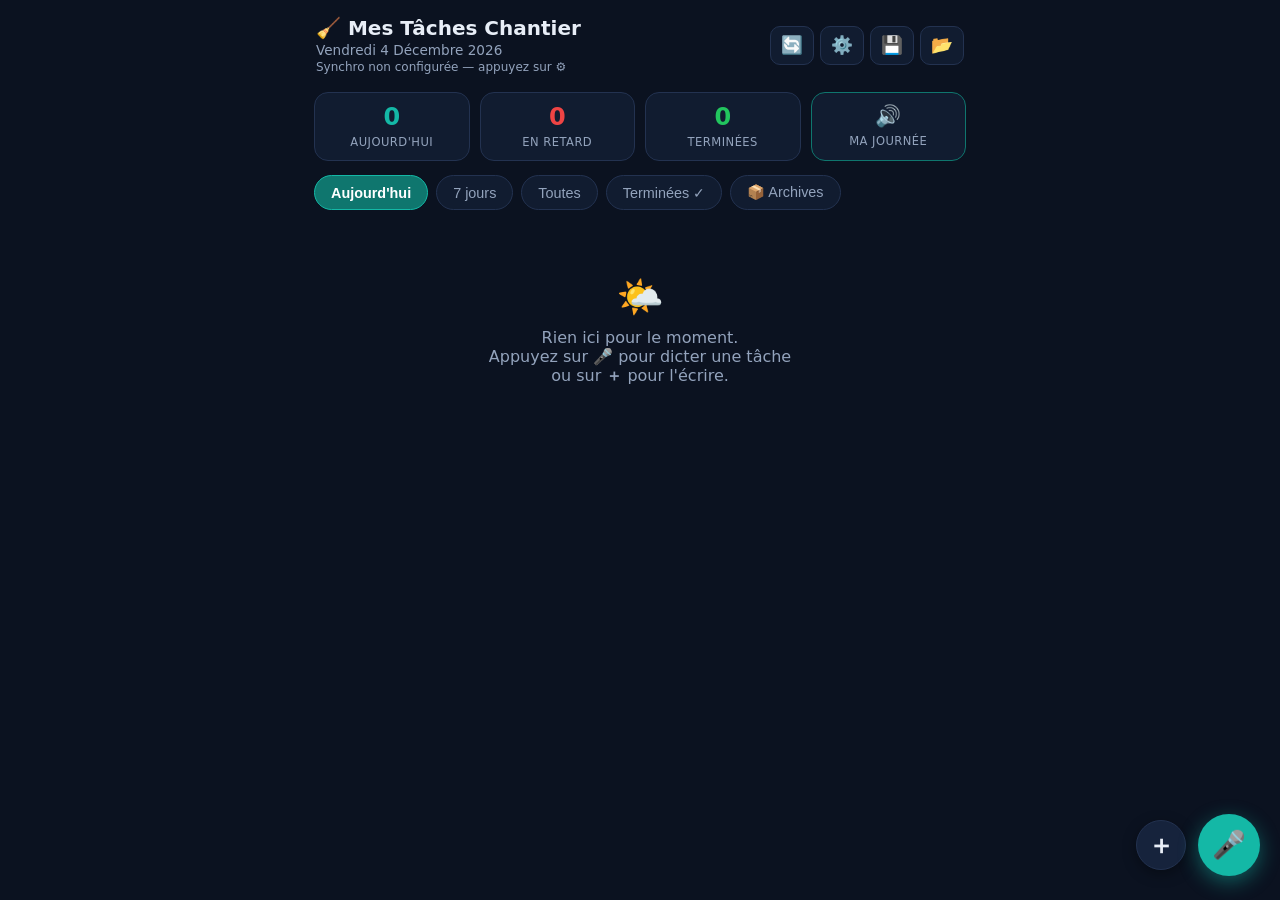
<file: index.html>
<!DOCTYPE html>
<html lang="fr">
<head>
<meta charset="UTF-8">
<meta name="viewport" content="width=device-width, initial-scale=1, viewport-fit=cover">
<meta name="theme-color" content="#0f766e">
<title>Mes Tâches Chantier</title>
<link rel="manifest" href="manifest.webmanifest">
<link rel="icon" href="icon.svg" type="image/svg+xml">
<link rel="stylesheet" href="styles.css">
</head>
<body>

<header class="topbar">
  <div class="topbar-titre">
    <h1>🧹 Mes Tâches Chantier</h1>
    <p id="date-jour"></p>
    <p id="sync-etat" class="sync-etat"></p>
  </div>
  <div class="topbar-actions">
    <button id="btn-sync" class="btn-icone" title="Synchroniser maintenant">🔄</button>
    <button id="btn-reglages" class="btn-icone" title="Réglages de la synchronisation">⚙️</button>
    <button id="btn-export" class="btn-icone" title="Sauvegarder mes tâches (fichier)">💾</button>
    <button id="btn-import" class="btn-icone" title="Restaurer une sauvegarde">📂</button>
    <input type="file" id="input-import" accept=".json,application/json" hidden>
  </div>
</header>

<section class="stats">
  <div class="stat">
    <span id="stat-auj">0</span>
    <label>Aujourd'hui</label>
  </div>
  <div class="stat stat-retard">
    <span id="stat-retard">0</span>
    <label>En retard</label>
  </div>
  <div class="stat stat-fait">
    <span id="stat-fait">0</span>
    <label>Terminées</label>
  </div>
  <button id="btn-journee" class="stat stat-ecouter" title="Écouter ma journée à voix haute">
    <span>🔊</span>
    <label>Ma journée</label>
  </button>
</section>

<nav class="filtres" id="filtres">
  <button class="filtre actif" data-filtre="auj">Aujourd'hui</button>
  <button class="filtre" data-filtre="semaine">7 jours</button>
  <button class="filtre" data-filtre="toutes">Toutes</button>
  <button class="filtre" data-filtre="faites">Terminées ✓</button>
  <button class="filtre" data-filtre="archives">📦 Archives</button>
</nav>

<main id="liste-taches"></main>

<button id="btn-ajouter" class="fab fab-petit" title="Écrire une tâche">＋</button>
<button id="btn-dicter" class="fab" title="Dicter une ou plusieurs tâches">🎤</button>

<div id="toast" class="toast" role="status" aria-live="polite"></div>

<datalist id="liste-chantiers"></datalist>

<dialog id="dlg-voix">
  <div class="voix">
    <div class="voix-entete">
      <h2>🎤 Dictez</h2>
      <div class="voix-reglages">
        <button type="button" id="v-mode" class="btn-mode">⚡ Auto</button>
        <button type="button" id="v-parole" class="btn-icone" title="Réponses à voix haute">🔊</button>
      </div>
    </div>

    <button type="button" id="v-micro" class="v-micro">
      <span class="v-onde"></span>
      <span id="v-etat">Appuyez pour parler</span>
    </button>
    <p id="v-aide" class="aide">
      Parlez naturellement : « demain à 9 h appeler Cotta, c'est urgent,
      puis vendredi contrôle qualité Néolia Belfort ». Dites <strong>puis</strong>
      entre deux tâches. Je note seule quand vous vous taisez ; je ne vous pose
      une question qu'en cas de doute. « <strong>Annule</strong> » pour tout oublier.
    </p>

    <textarea id="v-texte" rows="3" placeholder="Votre dictée s'écrit ici (vous pouvez la corriger)…"></textarea>

    <div id="v-apercu" class="v-apercu"></div>

    <div class="dlg-boutons">
      <button type="button" id="v-annuler" class="btn secondaire">Annuler</button>
      <button type="button" id="v-valider" class="btn primaire" disabled>Ajouter</button>
    </div>
  </div>
</dialog>

<dialog id="dlg-tache">
  <form id="form-tache" novalidate>
    <h2 id="dlg-titre">Nouvelle tâche</h2>

    <label for="f-titre">Tâche <span class="obligatoire">*</span></label>
    <input type="text" id="f-titre" placeholder="Ex : Contrôle qualité bureaux Vinci" required>

    <div class="deux-colonnes">
      <div>
        <label for="f-categorie">Catégorie</label>
        <select id="f-categorie">
          <option value="chantier">🧹 Chantier</option>
          <option value="equipe">👥 Équipe</option>
          <option value="qualite">✅ Contrôle qualité</option>
          <option value="materiel">🧴 Produits / Matériel</option>
          <option value="client">🤝 Client</option>
          <option value="admin">📋 Administratif</option>
        </select>
      </div>
      <div>
        <label for="f-priorite">Priorité</label>
        <select id="f-priorite">
          <option value="haute">🔴 Haute</option>
          <option value="normale" selected>🟡 Normale</option>
          <option value="basse">🟢 Basse</option>
        </select>
      </div>
    </div>

    <label for="f-site">Site / Chantier</label>
    <input type="text" id="f-site" list="liste-chantiers" autocomplete="off" placeholder="Ex : Opsat Lure (liste des chantiers)">

    <div class="trois-colonnes">
      <div>
        <label for="f-date">Date</label>
        <input type="date" id="f-date">
      </div>
      <div>
        <label for="f-heure">Heure</label>
        <input type="time" id="f-heure">
      </div>
      <div>
        <label for="f-duree">Durée (min)</label>
        <input type="number" id="f-duree" min="5" step="5" placeholder="60">
      </div>
    </div>

    <label for="f-notes">Notes</label>
    <textarea id="f-notes" rows="3" placeholder="Détails, consignes, produits à prévoir…"></textarea>

    <div class="dlg-boutons">
      <button type="button" id="btn-annuler" class="btn secondaire">Annuler</button>
      <button type="submit" class="btn primaire">Enregistrer</button>
    </div>
  </form>
</dialog>

<dialog id="dlg-note">
  <form id="form-note" novalidate>
    <h2>📝 Note</h2>
    <p id="note-titre-tache" class="aide"></p>
    <textarea id="n-texte" rows="4" placeholder="Ex : produit vitres à recommander, RDV client reporté…"></textarea>
    <div class="dlg-boutons">
      <button type="button" id="btn-note-annuler" class="btn secondaire">Annuler</button>
      <button type="submit" class="btn primaire">Enregistrer</button>
    </div>
  </form>
</dialog>

<dialog id="dlg-reglages">
  <form id="form-reglages" novalidate>
    <h2>⚙️ Synchronisation entre appareils</h2>
    <p class="aide">
      Vos tâches sont enregistrées dans votre dépôt GitHub privé et se retrouvent
      sur tous vos appareils. Il faut une clé d'accès (token) — la marche à suivre
      pour la créer est dans le fichier LISEZMOI (section « Synchro »).
    </p>

    <label for="r-token">Clé d'accès GitHub (token)</label>
    <input type="password" id="r-token" placeholder="github_pat_…" autocomplete="off">

    <label for="r-depot">Dépôt de données</label>
    <input type="text" id="r-depot" placeholder="Jocelyn97470/mes-taches-data">

    <p id="r-message" class="aide"></p>

    <div class="dlg-boutons">
      <button type="button" id="btn-sync-off" class="btn secondaire">Désactiver</button>
      <button type="button" id="btn-reglages-annuler" class="btn secondaire">Annuler</button>
      <button type="submit" class="btn primaire">Enregistrer et tester</button>
    </div>
  </form>
</dialog>

<script src="analyse.js"></script>
<script src="app.js"></script>
<script src="dictee.js"></script>
</body>
</html>
</file>
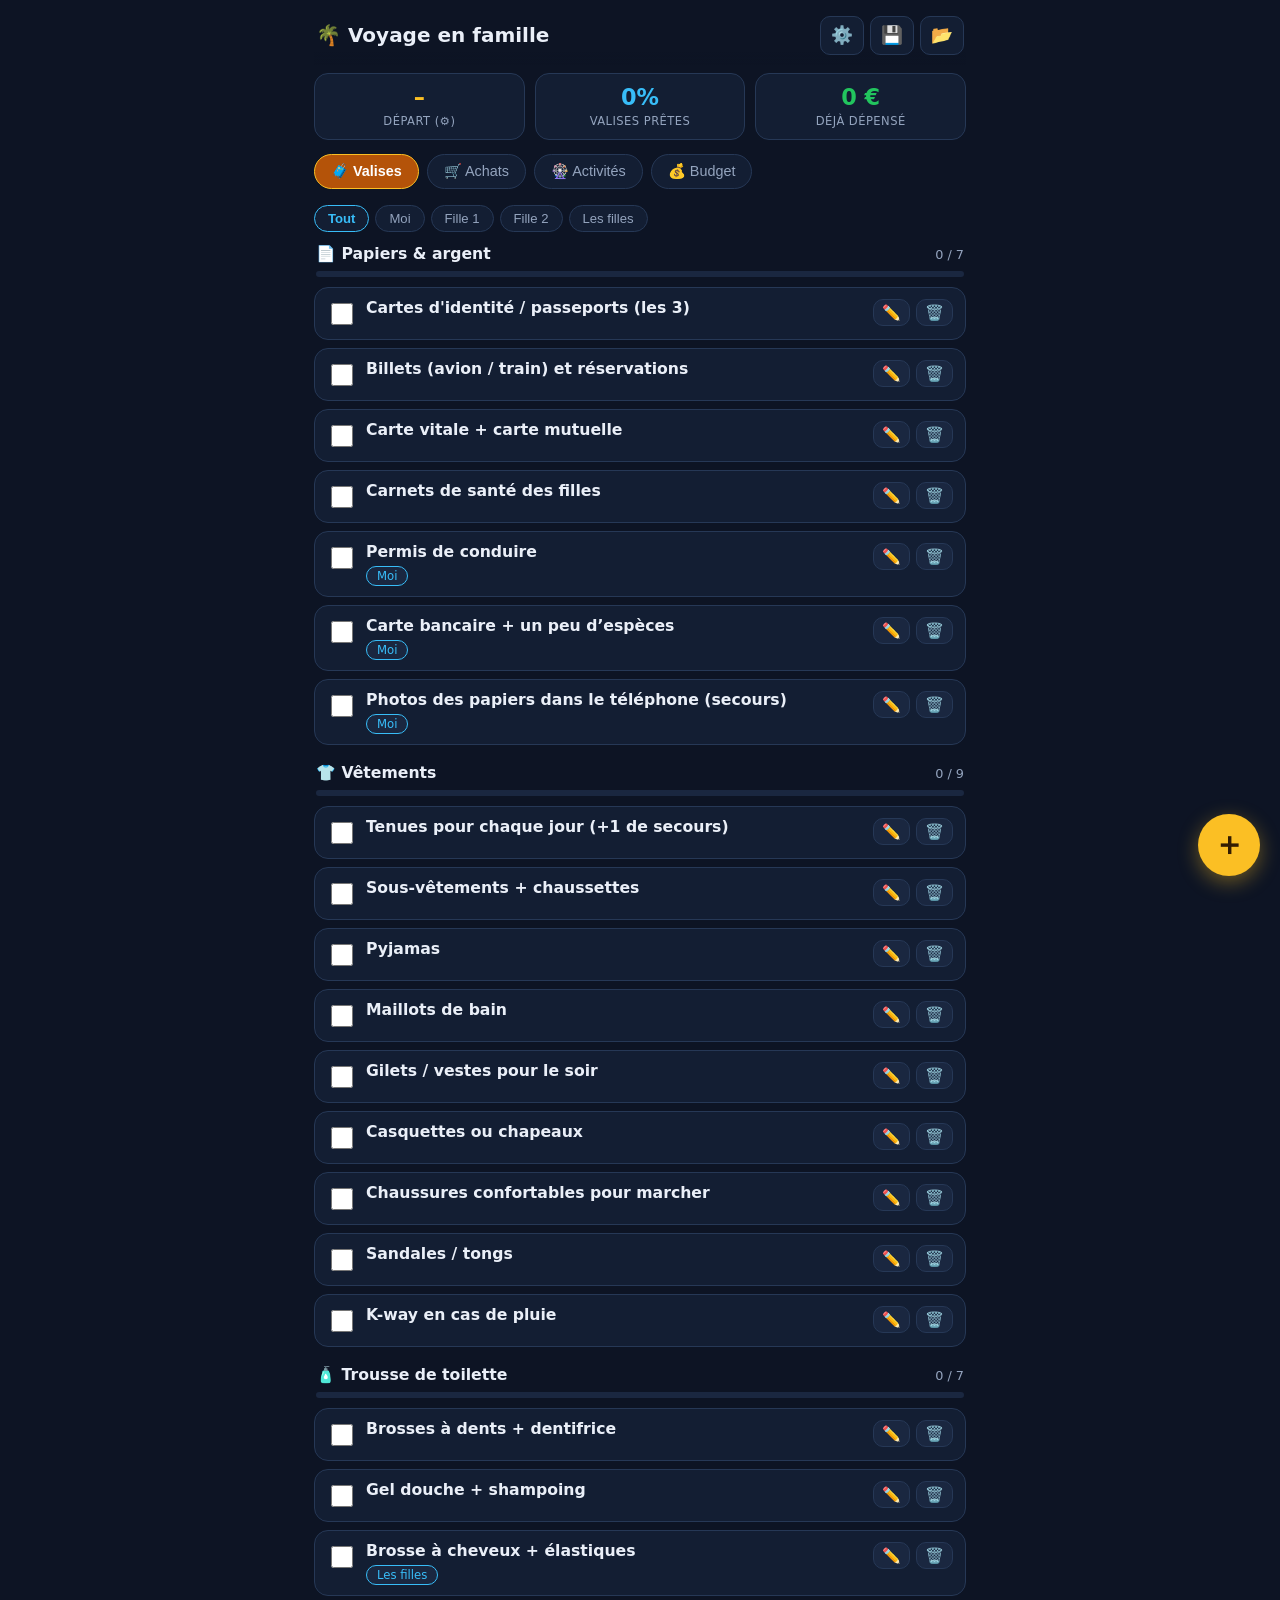
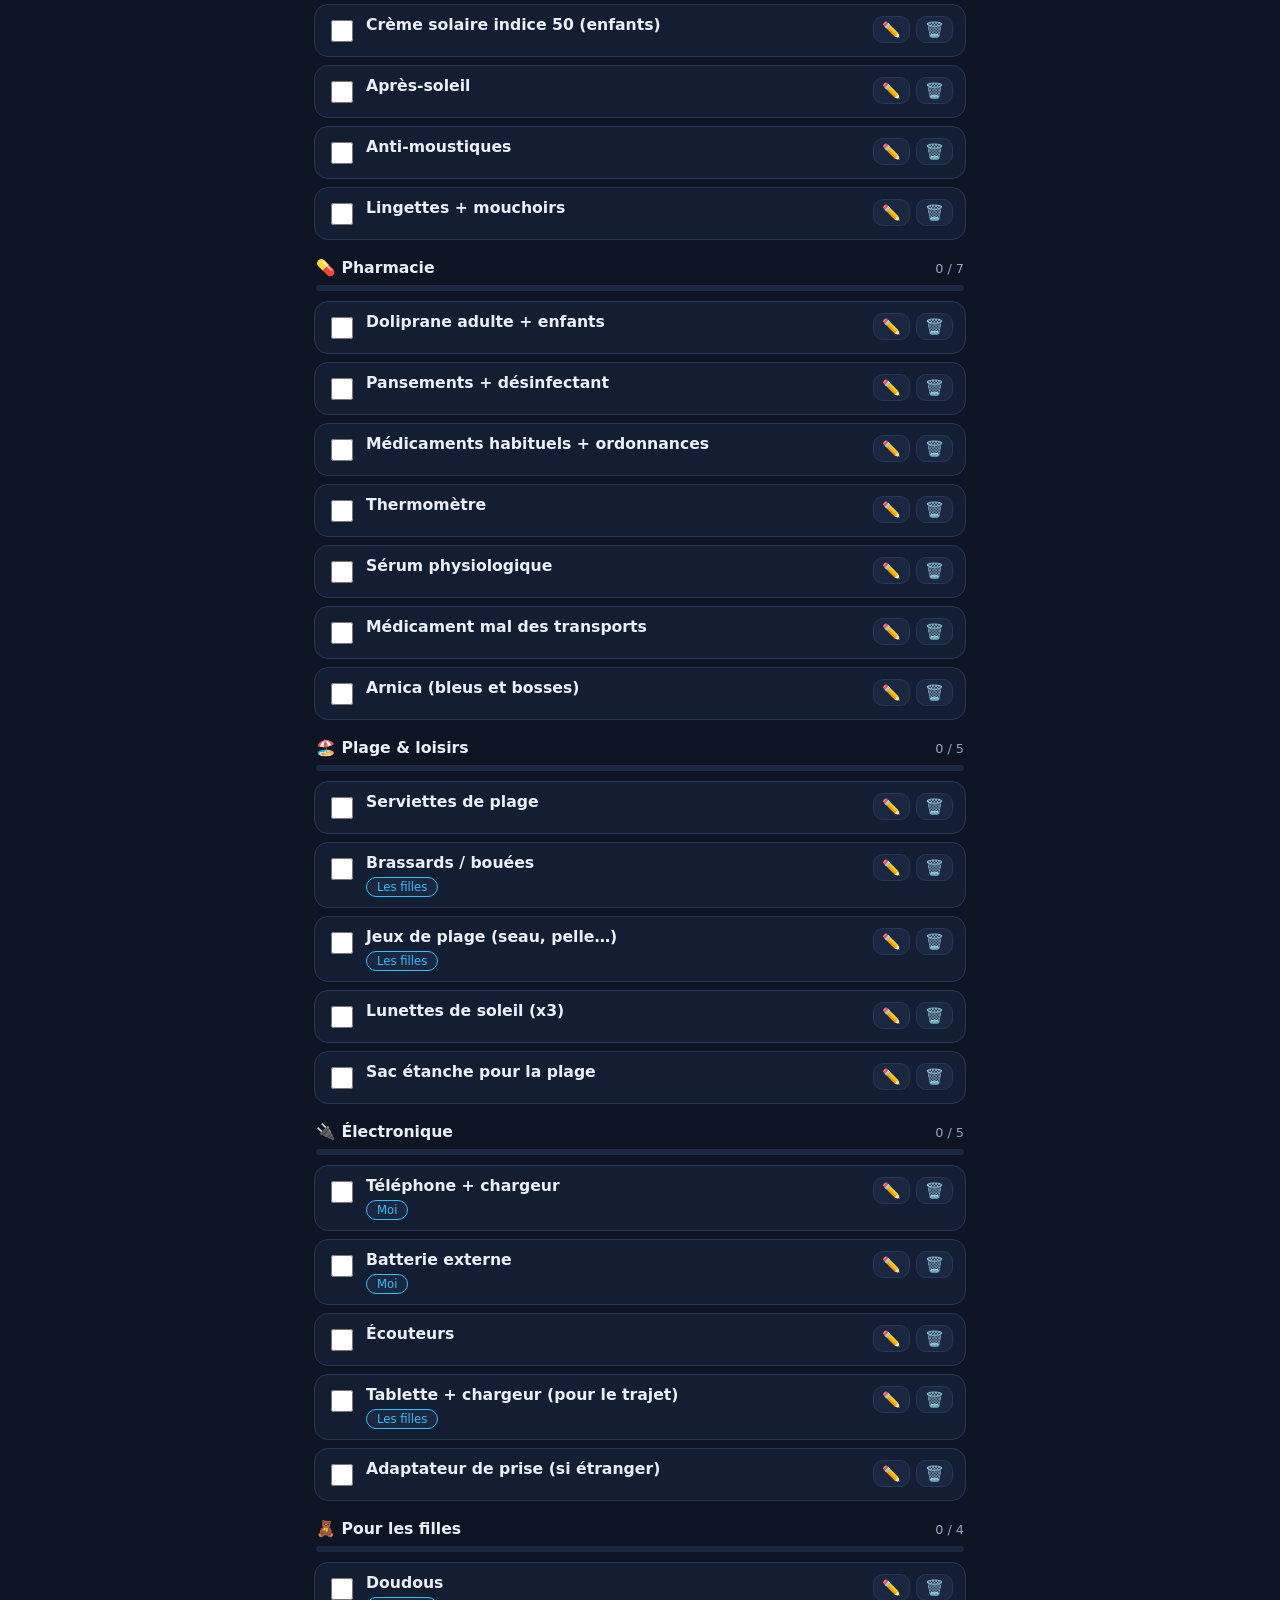
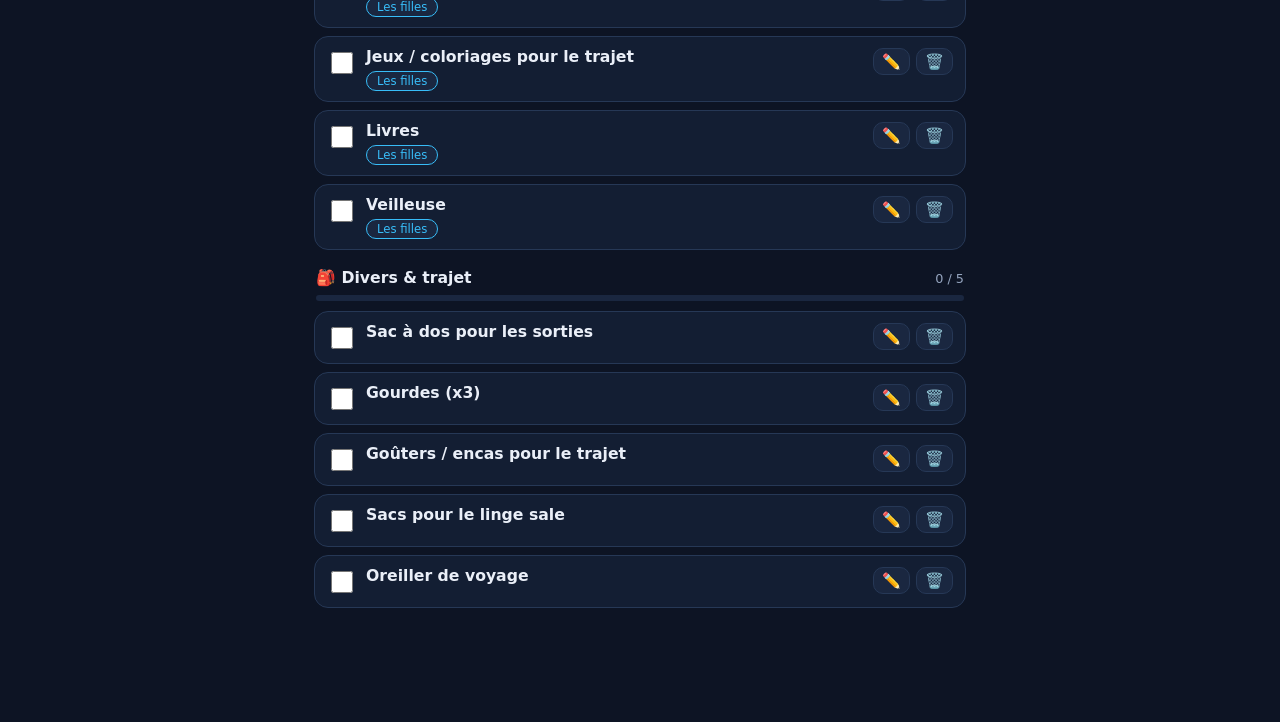
<file: voyage/index.html>
<!DOCTYPE html>
<html lang="fr">
<head>
<meta charset="UTF-8">
<meta name="viewport" content="width=device-width, initial-scale=1, viewport-fit=cover">
<meta name="theme-color" content="#b45309">
<title>Voyage en famille</title>
<link rel="manifest" href="manifest.webmanifest">
<link rel="icon" href="icon.svg" type="image/svg+xml">
<link rel="stylesheet" href="styles.css">
</head>
<body>

<header class="topbar">
  <div class="topbar-titre">
    <h1 id="titre-voyage">🌴 Voyage en famille</h1>
    <p id="sous-titre"></p>
  </div>
  <div class="topbar-actions">
    <button id="btn-reglages" class="btn-icone" title="Réglages du voyage">⚙️</button>
    <button id="btn-export" class="btn-icone" title="Sauvegarder (fichier)">💾</button>
    <button id="btn-import" class="btn-icone" title="Restaurer une sauvegarde">📂</button>
    <input type="file" id="input-import" accept=".json,application/json" hidden>
  </div>
</header>

<section class="stats">
  <div class="stat">
    <span id="stat-jours">–</span>
    <label id="stat-jours-label">Départ</label>
  </div>
  <div class="stat stat-valise">
    <span id="stat-valise">0%</span>
    <label>Valises prêtes</label>
  </div>
  <div class="stat stat-budget">
    <span id="stat-depense">0 €</span>
    <label>Déjà dépensé</label>
  </div>
</section>

<nav class="filtres" id="onglets">
  <button class="filtre actif" data-onglet="valises">🧳 Valises</button>
  <button class="filtre" data-onglet="achats">🛒 Achats</button>
  <button class="filtre" data-onglet="activites">🎡 Activités</button>
  <button class="filtre" data-onglet="budget">💰 Budget</button>
</nav>

<main id="contenu"></main>

<button id="btn-ajouter" class="fab" title="Ajouter">＋</button>

<!-- ===== Affaire à emporter ===== -->
<dialog id="dlg-affaire">
  <form id="form-affaire" novalidate>
    <h2 id="dlg-affaire-titre">Nouvelle chose à emporter</h2>

    <label for="fa-nom">Quoi ? <span class="obligatoire">*</span></label>
    <input type="text" id="fa-nom" placeholder="Ex : Crème solaire" required>

    <div class="deux-colonnes">
      <div>
        <label for="fa-categorie">Catégorie</label>
        <select id="fa-categorie"></select>
      </div>
      <div>
        <label for="fa-personne">Pour qui ?</label>
        <select id="fa-personne"></select>
      </div>
    </div>

    <div class="dlg-boutons">
      <button type="button" class="btn secondaire btn-annuler">Annuler</button>
      <button type="submit" class="btn primaire">Enregistrer</button>
    </div>
  </form>
</dialog>

<!-- ===== Achat ===== -->
<dialog id="dlg-achat">
  <form id="form-achat" novalidate>
    <h2 id="dlg-achat-titre">Nouvel achat</h2>

    <label for="fh-nom">Quoi ? <span class="obligatoire">*</span></label>
    <input type="text" id="fh-nom" placeholder="Ex : Brassards pour la piscine" required>

    <div class="deux-colonnes">
      <div>
        <label for="fh-prix">Prix (€)</label>
        <input type="text" id="fh-prix" inputmode="decimal" placeholder="Ex : 12,50">
      </div>
      <div>
        <label for="fh-statut">Statut</label>
        <select id="fh-statut">
          <option value="a-acheter">🛒 À acheter</option>
          <option value="achete">✅ Déjà acheté</option>
        </select>
      </div>
    </div>

    <label for="fh-note">Note</label>
    <input type="text" id="fh-note" placeholder="Ex : magasin, taille, marque…">

    <div class="dlg-boutons">
      <button type="button" class="btn secondaire btn-annuler">Annuler</button>
      <button type="submit" class="btn primaire">Enregistrer</button>
    </div>
  </form>
</dialog>

<!-- ===== Activité ===== -->
<dialog id="dlg-activite">
  <form id="form-activite" novalidate>
    <h2 id="dlg-activite-titre">Nouvelle activité</h2>

    <label for="fv-nom">Activité <span class="obligatoire">*</span></label>
    <input type="text" id="fv-nom" placeholder="Ex : Parc aquatique, visite, resto…" required>

    <label for="fv-lieu">Lieu</label>
    <input type="text" id="fv-lieu" placeholder="Ex : Aqualand, Saint-Gilles">

    <div class="trois-colonnes">
      <div>
        <label for="fv-date">Date</label>
        <input type="date" id="fv-date">
      </div>
      <div>
        <label for="fv-heure">Heure</label>
        <input type="time" id="fv-heure">
      </div>
      <div>
        <label for="fv-prix">Prix total (€)</label>
        <input type="text" id="fv-prix" inputmode="decimal" placeholder="Ex : 45">
      </div>
    </div>

    <label for="fv-statut">Statut</label>
    <select id="fv-statut">
      <option value="idee">💡 Idée</option>
      <option value="reserve">📌 Réservé</option>
      <option value="paye">✅ Payé</option>
    </select>

    <label for="fv-notes">Notes</label>
    <textarea id="fv-notes" rows="3" placeholder="Horaires, à prévoir, lien de réservation…"></textarea>

    <div class="dlg-boutons">
      <button type="button" class="btn secondaire btn-annuler">Annuler</button>
      <button type="submit" class="btn primaire">Enregistrer</button>
    </div>
  </form>
</dialog>

<!-- ===== Réglages ===== -->
<dialog id="dlg-reglages">
  <form id="form-reglages" novalidate>
    <h2>⚙️ Mon voyage</h2>

    <label for="fr-destination">Destination</label>
    <input type="text" id="fr-destination" placeholder="Ex : La Réunion, Espagne…">

    <div class="deux-colonnes">
      <div>
        <label for="fr-depart">Date de départ</label>
        <input type="date" id="fr-depart">
      </div>
      <div>
        <label for="fr-retour">Date de retour</label>
        <input type="date" id="fr-retour">
      </div>
    </div>

    <div class="trois-colonnes">
      <div>
        <label for="fr-nom1">Moi</label>
        <input type="text" id="fr-nom1" placeholder="Moi">
      </div>
      <div>
        <label for="fr-nom2">Fille 1</label>
        <input type="text" id="fr-nom2" placeholder="Prénom">
      </div>
      <div>
        <label for="fr-nom3">Fille 2</label>
        <input type="text" id="fr-nom3" placeholder="Prénom">
      </div>
    </div>

    <label for="fr-budget">Budget total prévu (€)</label>
    <input type="text" id="fr-budget" inputmode="decimal" placeholder="Ex : 1500">

    <div class="dlg-boutons">
      <button type="button" class="btn secondaire btn-annuler">Annuler</button>
      <button type="submit" class="btn primaire">Enregistrer</button>
    </div>
  </form>
</dialog>

<script src="app.js"></script>
</body>
</html>
</file>
<file: styles.css>
/* ===== Mes Tâches Chantier — thème pro sombre ===== */
:root {
  --fond: #0b1220;
  --carte: #111c30;
  --carte-2: #16233c;
  --bordure: #233250;
  --texte: #e8eef7;
  --texte-2: #93a3bc;
  --accent: #14b8a6;
  --accent-fonce: #0f766e;
  --rouge: #ef4444;
  --orange: #f59e0b;
  --vert: #22c55e;
  --rayon: 14px;
}

* { box-sizing: border-box; }

html { -webkit-text-size-adjust: 100%; }

body {
  margin: 0 auto;
  max-width: 680px;
  min-height: 100vh;
  padding: 0 14px 96px;
  background: var(--fond);
  color: var(--texte);
  font-family: system-ui, -apple-system, "Segoe UI", Roboto, sans-serif;
  font-size: 16px;
}

/* ----- Entête ----- */
.topbar {
  display: flex;
  align-items: center;
  justify-content: space-between;
  gap: 8px;
  padding: 16px 2px 10px;
  position: sticky;
  top: 0;
  background: linear-gradient(var(--fond) 80%, transparent);
  z-index: 5;
}
.topbar h1 { margin: 0; font-size: 1.25rem; }
.topbar p { margin: 2px 0 0; color: var(--texte-2); font-size: 0.85rem; text-transform: capitalize; }
.sync-etat { text-transform: none !important; font-size: 0.75rem !important; }
.sync-etat.sync-ok { color: var(--vert) !important; }
.sync-etat.sync-erreur { color: var(--orange) !important; }
.sync-etat.sync-encours { color: var(--accent) !important; }
.aide { font-size: 0.82rem; color: var(--texte-2); line-height: 1.45; margin: 8px 0; }
.topbar-actions { display: flex; gap: 6px; }
.btn-icone {
  background: var(--carte);
  border: 1px solid var(--bordure);
  border-radius: 10px;
  font-size: 1.1rem;
  padding: 8px 10px;
  cursor: pointer;
}

/* ----- Statistiques ----- */
.stats { display: flex; gap: 10px; margin: 8px 0 14px; }
.stat {
  flex: 1;
  background: var(--carte);
  border: 1px solid var(--bordure);
  border-radius: var(--rayon);
  padding: 10px 6px;
  text-align: center;
}
.stat span { display: block; font-size: 1.5rem; font-weight: 700; color: var(--accent); }
.stat-retard span { color: var(--rouge); }
.stat-fait span { color: var(--vert); }
.stat label { font-size: 0.72rem; color: var(--texte-2); text-transform: uppercase; letter-spacing: 0.04em; }

/* ----- Filtres ----- */
.filtres { display: flex; gap: 8px; overflow-x: auto; padding-bottom: 6px; margin-bottom: 10px; }
.filtre {
  flex-shrink: 0;
  background: var(--carte);
  border: 1px solid var(--bordure);
  color: var(--texte-2);
  border-radius: 999px;
  padding: 8px 16px;
  font-size: 0.9rem;
  cursor: pointer;
}
.filtre.actif {
  background: var(--accent-fonce);
  border-color: var(--accent);
  color: #fff;
  font-weight: 600;
}

/* ----- Cartes de tâches ----- */
.tache {
  display: flex;
  flex-wrap: wrap;
  gap: 10px;
  align-items: flex-start;
  background: var(--carte);
  border: 1px solid var(--bordure);
  border-left: 5px solid var(--texte-2);
  border-radius: var(--rayon);
  padding: 12px;
  margin-bottom: 10px;
}
.tache.prio-haute { border-left-color: var(--rouge); }
.tache.prio-normale { border-left-color: var(--orange); }
.tache.prio-basse { border-left-color: var(--vert); }
.tache.retard { background: #2a1420; }
.tache.faite { opacity: 0.55; }
.tache.faite h3 { text-decoration: line-through; }

.tache .check { padding-top: 3px; }
.tache input[type="checkbox"] { width: 22px; height: 22px; accent-color: var(--accent); cursor: pointer; }

.tache .corps { flex: 1; min-width: 0; }
.tache h3 { margin: 0 0 6px; font-size: 1rem; overflow-wrap: break-word; }

.badges { display: flex; flex-wrap: wrap; gap: 6px; }
.badge {
  background: var(--carte-2);
  border: 1px solid var(--bordure);
  border-radius: 999px;
  padding: 2px 10px;
  font-size: 0.75rem;
  color: var(--texte-2);
  white-space: nowrap;
}
.badge-retard { color: #fecaca; border-color: var(--rouge); font-weight: 600; }
.notes { margin: 8px 0 0; font-size: 0.85rem; color: var(--texte-2); white-space: pre-wrap; }

.tache .actions {
  display: flex;
  flex-direction: row;
  justify-content: flex-end;
  gap: 8px;
  width: 100%;
  border-top: 1px solid var(--bordure);
  margin-top: 6px;
  padding-top: 8px;
}
.tache.archivee { opacity: 0.55; border-left-color: var(--texte-2); }
.tache.archivee h3 { text-decoration: line-through; }

.btn-bandeau {
  display: block;
  width: 100%;
  margin-bottom: 12px;
  padding: 13px;
  border-radius: var(--rayon);
  border: 1px dashed var(--accent);
  background: var(--carte);
  color: var(--accent);
  font-size: 0.95rem;
  font-weight: 600;
  cursor: pointer;
}
.tache .actions a,
.tache .actions button {
  background: var(--carte-2);
  border: 1px solid var(--bordure);
  border-radius: 10px;
  padding: 6px 9px;
  font-size: 1rem;
  cursor: pointer;
  text-decoration: none;
  line-height: 1;
}
.btn-gcal { border-color: var(--accent) !important; }

.vide {
  text-align: center;
  color: var(--texte-2);
  padding: 48px 16px;
}
.vide .gros { font-size: 2.4rem; display: block; margin-bottom: 8px; }

/* ----- Bouton flottant + ----- */
.fab {
  position: fixed;
  right: 20px;
  bottom: 24px;
  width: 62px;
  height: 62px;
  border-radius: 50%;
  border: none;
  background: var(--accent);
  color: #04211d;
  font-size: 2rem;
  font-weight: 700;
  cursor: pointer;
  box-shadow: 0 6px 20px rgba(20, 184, 166, 0.45);
  z-index: 10;
}
.fab:active { transform: scale(0.94); }

/* ----- Formulaire (fenêtre) ----- */
dialog {
  width: min(94vw, 520px);
  border: 1px solid var(--bordure);
  border-radius: var(--rayon);
  background: var(--carte);
  color: var(--texte);
  padding: 20px;
}
dialog::backdrop { background: rgba(0, 0, 0, 0.65); }
dialog h2 { margin: 0 0 14px; font-size: 1.15rem; }

dialog label { display: block; font-size: 0.82rem; color: var(--texte-2); margin: 12px 0 4px; }
.obligatoire { color: var(--rouge); }

dialog input, dialog select, dialog textarea {
  width: 100%;
  background: var(--fond);
  border: 1px solid var(--bordure);
  border-radius: 10px;
  color: var(--texte);
  padding: 10px 12px;
  font-size: 1rem;
  font-family: inherit;
}
dialog input:focus, dialog select:focus, dialog textarea:focus {
  outline: 2px solid var(--accent);
  border-color: transparent;
}

.deux-colonnes { display: grid; grid-template-columns: 1fr 1fr; gap: 10px; }
.trois-colonnes { display: grid; grid-template-columns: 1fr 1fr 1fr; gap: 10px; }

.dlg-boutons { display: flex; gap: 10px; margin-top: 18px; }
.btn {
  flex: 1;
  border-radius: 10px;
  padding: 12px;
  font-size: 1rem;
  font-weight: 600;
  cursor: pointer;
  border: 1px solid var(--bordure);
}
.btn.primaire { background: var(--accent); border-color: var(--accent); color: #04211d; }
.btn.secondaire { background: var(--carte-2); color: var(--texte); }

/* ===== Dictée vocale ===== */
.fab { font-size: 1.7rem; }
.fab-petit {
  right: 94px;
  bottom: 30px;
  width: 50px;
  height: 50px;
  font-size: 1.6rem;
  background: var(--carte-2);
  color: var(--texte);
  border: 1px solid var(--bordure);
  box-shadow: 0 4px 14px rgba(0, 0, 0, 0.35);
}

.stat-ecouter {
  font: inherit;
  color: inherit;
  cursor: pointer;
  border-color: var(--accent-fonce);
}
.stat-ecouter span { font-size: 1.3rem; line-height: 1.6rem; }
.stat-ecouter:active { transform: scale(0.97); }

.info-site { margin: 6px 0 0; font-size: 0.78rem; color: var(--texte-2); line-height: 1.5; }
.btn-itin { border-color: var(--vert) !important; }

.toast {
  position: fixed;
  left: 50%;
  bottom: 100px;
  transform: translate(-50%, 20px);
  max-width: min(92vw, 520px);
  background: var(--carte-2);
  border: 1px solid var(--accent);
  color: var(--texte);
  border-radius: 12px;
  padding: 10px 16px;
  font-size: 0.9rem;
  opacity: 0;
  pointer-events: none;
  transition: opacity 0.2s, transform 0.2s;
  z-index: 50;
}
.toast.visible { opacity: 1; transform: translate(-50%, 0); }

#dlg-voix { max-height: 92vh; overflow-y: auto; }
.voix-entete { display: flex; align-items: center; justify-content: space-between; gap: 8px; }
.voix-entete h2 { margin: 0; }

.v-micro {
  display: flex;
  align-items: center;
  gap: 12px;
  width: 100%;
  margin: 14px 0 4px;
  padding: 14px 16px;
  border-radius: var(--rayon);
  border: 1px solid var(--accent);
  background: var(--fond);
  color: var(--texte);
  font-size: 1rem;
  font-weight: 600;
  text-align: left;
  cursor: pointer;
}
.v-onde {
  flex-shrink: 0;
  width: 18px;
  height: 18px;
  border-radius: 50%;
  background: var(--texte-2);
}
.v-micro.actif { border-color: var(--rouge); }
.v-micro.actif .v-onde { background: var(--rouge); animation: pulse 1.1s ease-out infinite; }
@keyframes pulse {
  0% { box-shadow: 0 0 0 0 rgba(239, 68, 68, 0.7); }
  100% { box-shadow: 0 0 0 14px rgba(239, 68, 68, 0); }
}

#v-texte {
  width: 100%;
  margin-top: 8px;
  background: var(--fond);
  border: 1px solid var(--bordure);
  border-radius: 10px;
  color: var(--texte);
  padding: 10px 12px;
  font-size: 1rem;
  font-family: inherit;
  resize: vertical;
}

.v-apercu { margin-top: 10px; }
.v-compris { margin: 6px 0 8px; font-size: 0.9rem; color: var(--accent); font-weight: 600; }
.v-carte {
  background: var(--carte-2);
  border: 1px solid var(--bordure);
  border-left: 5px solid var(--orange);
  border-radius: 12px;
  padding: 10px;
  margin-bottom: 10px;
}
.v-carte.prio-haute { border-left-color: var(--rouge); }
.v-carte.prio-basse { border-left-color: var(--vert); }
.v-ligne { display: flex; gap: 8px; }
.v-carte input, .v-carte select {
  min-width: 0;
  background: var(--fond);
  border: 1px solid var(--bordure);
  border-radius: 8px;
  color: var(--texte);
  padding: 8px 9px;
  font-size: 0.92rem;
  font-family: inherit;
  width: 100%;
}
.v-carte .v-titre { flex: 1; font-weight: 600; font-size: 1rem; }
.v-retirer {
  flex-shrink: 0;
  background: transparent;
  border: 1px solid var(--bordure);
  border-radius: 8px;
  color: var(--texte-2);
  padding: 0 11px;
  cursor: pointer;
}
.v-champs { display: grid; grid-template-columns: 1fr 1fr; gap: 6px; margin: 6px 0; }
.v-choix { display: flex; flex-wrap: wrap; gap: 6px; align-items: center; margin-top: 6px; font-size: 0.8rem; color: var(--orange); }
.v-puce {
  background: var(--fond);
  border: 1px dashed var(--orange);
  color: var(--texte);
  border-radius: 999px;
  padding: 4px 10px;
  font-size: 0.78rem;
  cursor: pointer;
}
.v-info { margin: 6px 0 0; font-size: 0.78rem; color: var(--texte-2); line-height: 1.5; }
#dlg-voix .dlg-boutons {
  position: sticky;
  bottom: -20px;
  margin: 12px -20px -20px;
  padding: 12px 20px 16px;
  background: var(--carte);
  border-top: 1px solid var(--bordure);
}
#dlg-voix #v-valider { flex: 2; }

/* ===== Pilote auto ===== */
.voix-reglages { display: flex; gap: 6px; align-items: center; }
.btn-mode {
  background: var(--carte-2);
  border: 1px solid var(--bordure);
  border-radius: 999px;
  color: var(--texte-2);
  padding: 8px 12px;
  font-size: 0.85rem;
  font-weight: 600;
  cursor: pointer;
}
.btn-mode.actif { border-color: var(--accent); color: var(--accent); }
.v-carte.v-question { border-color: var(--orange); box-shadow: 0 0 0 2px rgba(245, 158, 11, 0.35); }
.v-puce-aucun { border-style: solid; border-color: var(--bordure); color: var(--texte-2); }
.v-decision { color: var(--accent); }
.toast.avec-bouton { pointer-events: auto; display: flex; align-items: center; gap: 12px; }
.toast-bouton {
  background: transparent;
  border: 1px solid var(--accent);
  color: var(--accent);
  border-radius: 8px;
  padding: 6px 12px;
  font-weight: 700;
  cursor: pointer;
}
</file>
<file: voyage/styles.css>
/* ===== Voyage en famille — thème vacances sombre ===== */
:root {
  --fond: #0d1424;
  --carte: #131e33;
  --carte-2: #1a2740;
  --bordure: #263856;
  --texte: #eaeff8;
  --texte-2: #94a4be;
  --accent: #fbbf24;      /* soleil */
  --accent-fonce: #b45309;
  --mer: #38bdf8;
  --rouge: #ef4444;
  --orange: #fb923c;
  --vert: #22c55e;
  --rayon: 14px;
}

* { box-sizing: border-box; }

html { -webkit-text-size-adjust: 100%; }

body {
  margin: 0 auto;
  max-width: 680px;
  min-height: 100vh;
  padding: 0 14px 96px;
  background: var(--fond);
  color: var(--texte);
  font-family: system-ui, -apple-system, "Segoe UI", Roboto, sans-serif;
  font-size: 16px;
}

/* ----- Entête ----- */
.topbar {
  display: flex;
  align-items: center;
  justify-content: space-between;
  gap: 8px;
  padding: 16px 2px 10px;
  position: sticky;
  top: 0;
  background: linear-gradient(var(--fond) 80%, transparent);
  z-index: 5;
}
.topbar h1 { margin: 0; font-size: 1.25rem; }
.topbar p { margin: 2px 0 0; color: var(--texte-2); font-size: 0.85rem; }
.aide { font-size: 0.82rem; color: var(--texte-2); line-height: 1.45; margin: 8px 0; }
.topbar-actions { display: flex; gap: 6px; }
.btn-icone {
  background: var(--carte);
  border: 1px solid var(--bordure);
  border-radius: 10px;
  font-size: 1.1rem;
  padding: 8px 10px;
  cursor: pointer;
}

/* ----- Statistiques ----- */
.stats { display: flex; gap: 10px; margin: 8px 0 14px; }
.stat {
  flex: 1;
  background: var(--carte);
  border: 1px solid var(--bordure);
  border-radius: var(--rayon);
  padding: 10px 6px;
  text-align: center;
}
.stat span { display: block; font-size: 1.4rem; font-weight: 700; color: var(--accent); }
.stat-valise span { color: var(--mer); }
.stat-budget span { color: var(--vert); }
.stat label { font-size: 0.72rem; color: var(--texte-2); text-transform: uppercase; letter-spacing: 0.04em; }

/* ----- Onglets ----- */
.filtres { display: flex; gap: 8px; overflow-x: auto; padding-bottom: 6px; margin-bottom: 10px; }
.filtre {
  flex-shrink: 0;
  background: var(--carte);
  border: 1px solid var(--bordure);
  color: var(--texte-2);
  border-radius: 999px;
  padding: 8px 16px;
  font-size: 0.9rem;
  cursor: pointer;
}
.filtre.actif {
  background: var(--accent-fonce);
  border-color: var(--accent);
  color: #fff;
  font-weight: 600;
}

/* ----- Sous-filtres (pour qui ?) ----- */
.sous-filtres { display: flex; gap: 6px; overflow-x: auto; margin-bottom: 12px; }
.sous-filtre {
  flex-shrink: 0;
  background: var(--carte);
  border: 1px solid var(--bordure);
  color: var(--texte-2);
  border-radius: 999px;
  padding: 5px 13px;
  font-size: 0.82rem;
  cursor: pointer;
}
.sous-filtre.actif { border-color: var(--mer); color: var(--mer); font-weight: 600; }

/* ----- Sections / groupes ----- */
.groupe { margin-bottom: 18px; }
.groupe-titre {
  display: flex;
  align-items: baseline;
  justify-content: space-between;
  gap: 8px;
  margin: 0 2px 8px;
}
.groupe-titre h2 { margin: 0; font-size: 0.98rem; }
.groupe-titre .compteur { font-size: 0.8rem; color: var(--texte-2); white-space: nowrap; }
.groupe-titre .total { font-size: 0.9rem; font-weight: 700; color: var(--accent); white-space: nowrap; }

.barre-progression {
  height: 6px;
  background: var(--carte-2);
  border-radius: 999px;
  overflow: hidden;
  margin: 0 2px 10px;
}
.barre-progression > div {
  height: 100%;
  background: var(--mer);
  border-radius: 999px;
  transition: width 0.25s;
}

/* ----- Cartes (lignes) ----- */
.ligne {
  display: flex;
  gap: 10px;
  align-items: flex-start;
  background: var(--carte);
  border: 1px solid var(--bordure);
  border-radius: var(--rayon);
  padding: 10px 12px;
  margin-bottom: 8px;
}
.ligne.fait { opacity: 0.55; }
.ligne.fait .nom { text-decoration: line-through; }

.ligne .check { padding-top: 2px; }
.ligne input[type="checkbox"] { width: 22px; height: 22px; accent-color: var(--vert); cursor: pointer; }

.ligne .corps { flex: 1; min-width: 0; }
.ligne .nom { margin: 0; font-size: 0.98rem; font-weight: 600; overflow-wrap: break-word; }
.ligne .detail { margin: 3px 0 0; font-size: 0.82rem; color: var(--texte-2); white-space: pre-wrap; }

.ligne .prix {
  font-weight: 700;
  color: var(--accent);
  white-space: nowrap;
  padding-top: 2px;
}

.badges { display: flex; flex-wrap: wrap; gap: 6px; margin-top: 5px; }
.badge {
  background: var(--carte-2);
  border: 1px solid var(--bordure);
  border-radius: 999px;
  padding: 2px 10px;
  font-size: 0.73rem;
  color: var(--texte-2);
  white-space: nowrap;
}
.badge-personne { color: var(--mer); border-color: var(--mer); }
.badge-reserve { color: var(--accent); border-color: var(--accent); }
.badge-paye { color: var(--vert); border-color: var(--vert); }
.badge-idee { color: var(--texte-2); }

.ligne .actions { display: flex; gap: 6px; padding-top: 1px; }
.ligne .actions a,
.ligne .actions button {
  background: var(--carte-2);
  border: 1px solid var(--bordure);
  border-radius: 10px;
  padding: 5px 8px;
  font-size: 0.95rem;
  cursor: pointer;
  text-decoration: none;
  line-height: 1;
}
.btn-gcal { border-color: var(--accent) !important; }

/* ----- Activités ----- */
.ligne.activite { flex-wrap: wrap; }
.ligne.activite .actions {
  width: 100%;
  justify-content: flex-end;
  border-top: 1px solid var(--bordure);
  margin-top: 6px;
  padding-top: 8px;
}

/* ----- Budget ----- */
.tableau-budget {
  width: 100%;
  border-collapse: collapse;
  background: var(--carte);
  border: 1px solid var(--bordure);
  border-radius: var(--rayon);
  overflow: hidden;
}
.tableau-budget td {
  padding: 11px 14px;
  border-bottom: 1px solid var(--bordure);
  font-size: 0.92rem;
}
.tableau-budget tr:last-child td { border-bottom: none; }
.tableau-budget td:last-child { text-align: right; font-weight: 700; white-space: nowrap; }
.tableau-budget tr.total td { background: var(--carte-2); font-weight: 700; }
.tableau-budget .positif { color: var(--vert); }
.tableau-budget .negatif { color: var(--rouge); }
.tableau-budget .neutre { color: var(--accent); }

.vide {
  text-align: center;
  color: var(--texte-2);
  padding: 48px 16px;
}
.vide .gros { font-size: 2.4rem; display: block; margin-bottom: 8px; }

/* ----- Bouton flottant + ----- */
.fab {
  position: fixed;
  right: 20px;
  bottom: 24px;
  width: 62px;
  height: 62px;
  border-radius: 50%;
  border: none;
  background: var(--accent);
  color: #331c02;
  font-size: 2rem;
  font-weight: 700;
  cursor: pointer;
  box-shadow: 0 6px 20px rgba(251, 191, 36, 0.4);
  z-index: 10;
}
.fab:active { transform: scale(0.94); }
.fab.cache { display: none; }

/* ----- Formulaires (fenêtres) ----- */
dialog {
  width: min(94vw, 520px);
  border: 1px solid var(--bordure);
  border-radius: var(--rayon);
  background: var(--carte);
  color: var(--texte);
  padding: 20px;
}
dialog::backdrop { background: rgba(0, 0, 0, 0.65); }
dialog h2 { margin: 0 0 14px; font-size: 1.15rem; }

dialog label { display: block; font-size: 0.82rem; color: var(--texte-2); margin: 12px 0 4px; }
.obligatoire { color: var(--rouge); }

dialog input, dialog select, dialog textarea {
  width: 100%;
  background: var(--fond);
  border: 1px solid var(--bordure);
  border-radius: 10px;
  color: var(--texte);
  padding: 10px 12px;
  font-size: 1rem;
  font-family: inherit;
}
dialog input:focus, dialog select:focus, dialog textarea:focus {
  outline: 2px solid var(--accent);
  border-color: transparent;
}

.deux-colonnes { display: grid; grid-template-columns: 1fr 1fr; gap: 10px; }
.trois-colonnes { display: grid; grid-template-columns: 1fr 1fr 1fr; gap: 10px; }

.dlg-boutons { display: flex; gap: 10px; margin-top: 18px; }
.btn {
  flex: 1;
  border-radius: 10px;
  padding: 12px;
  font-size: 1rem;
  font-weight: 600;
  cursor: pointer;
  border: 1px solid var(--bordure);
}
.btn.primaire { background: var(--accent); border-color: var(--accent); color: #331c02; }
.btn.secondaire { background: var(--carte-2); color: var(--texte); }
</file>
